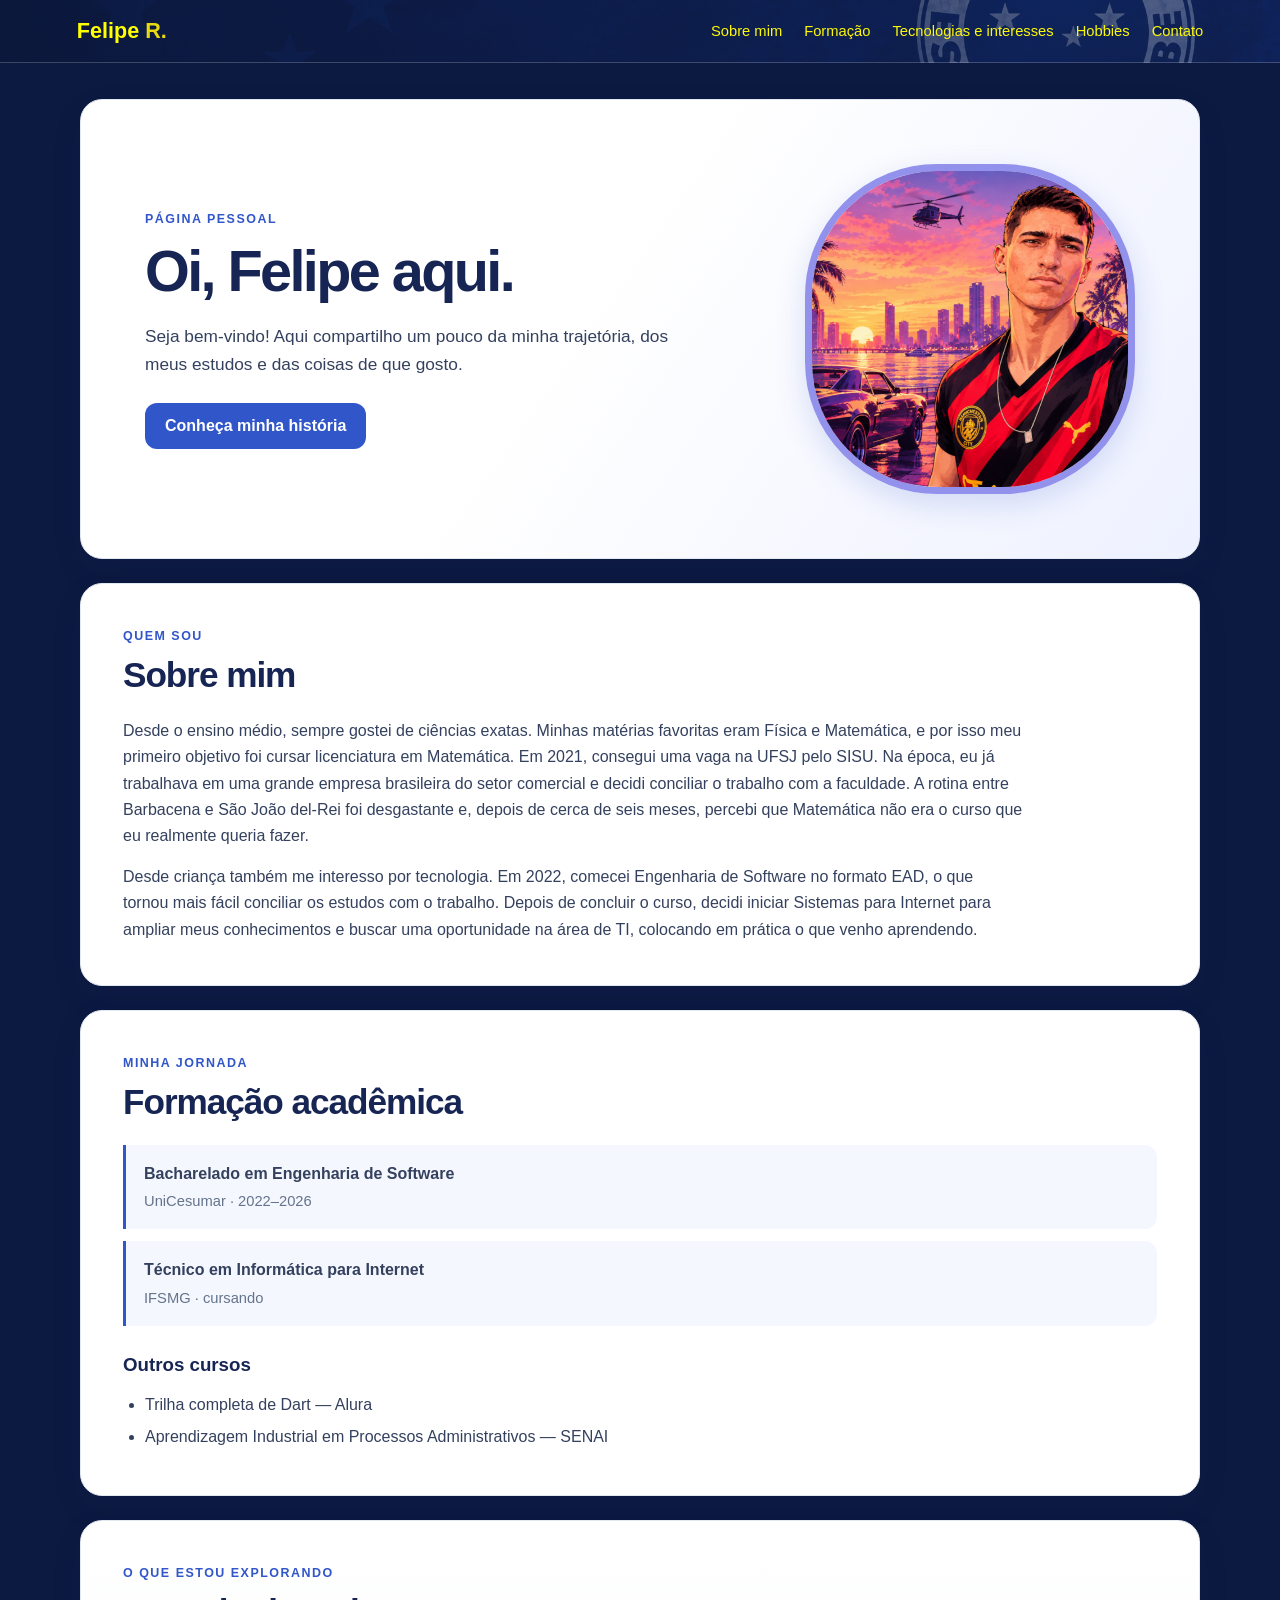
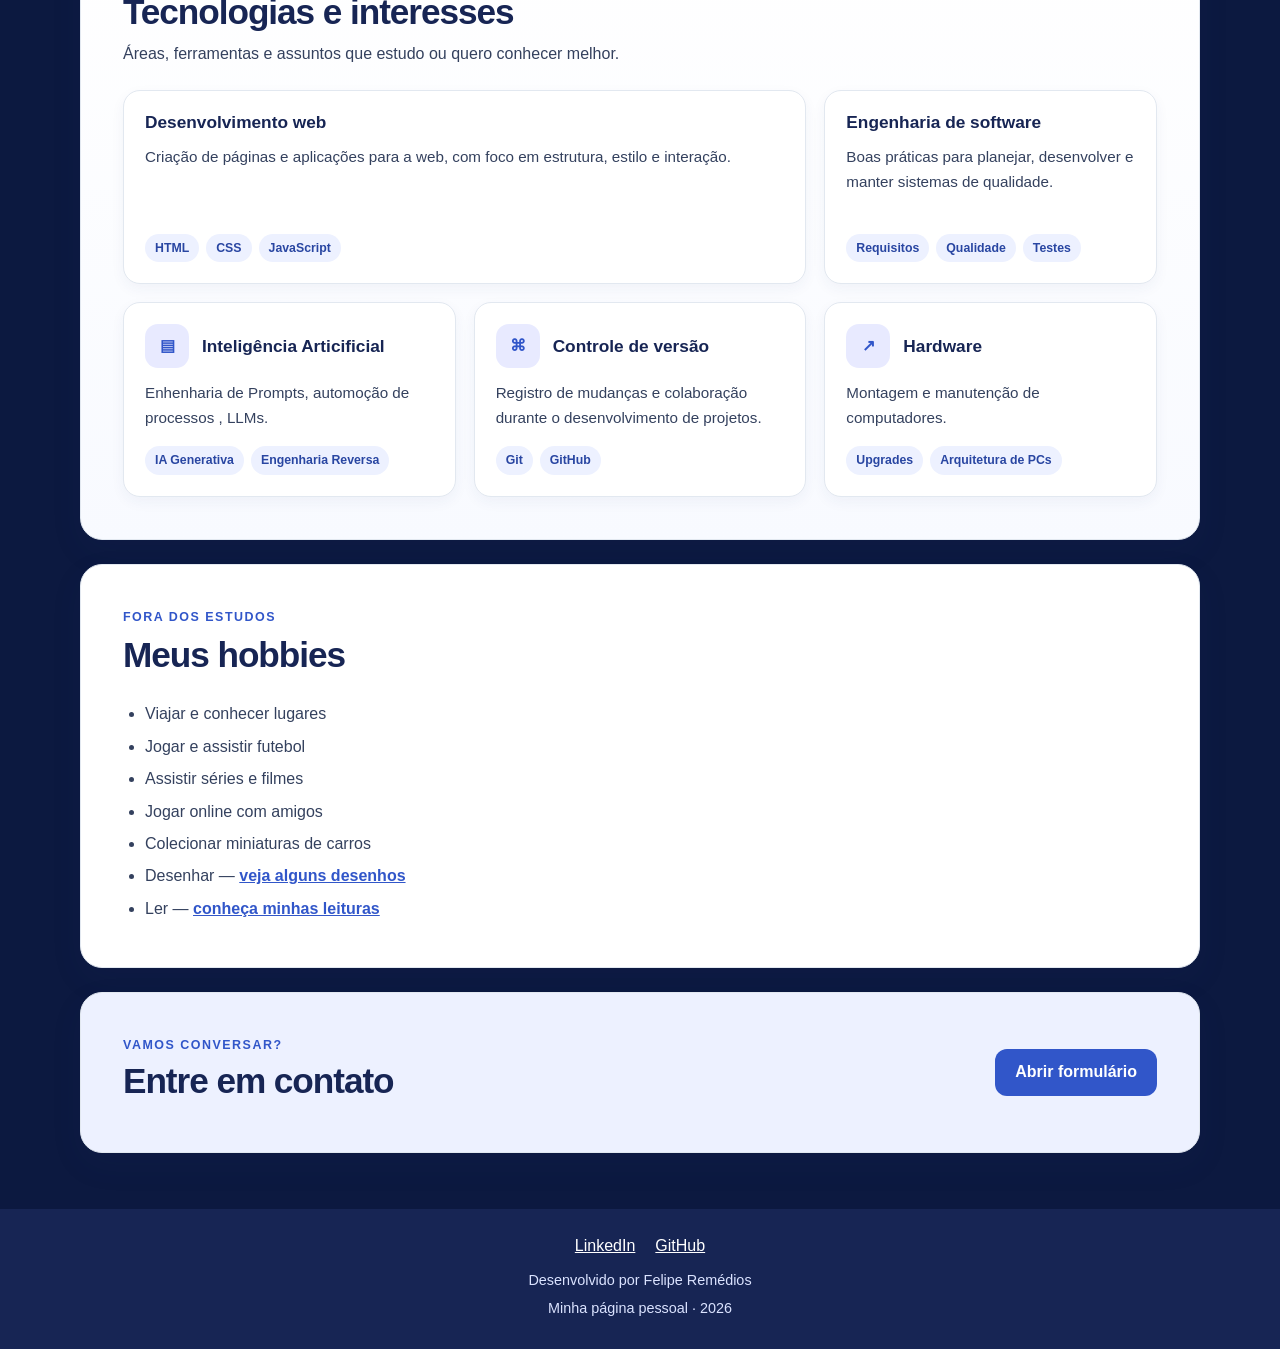
<file: index.html>
<!DOCTYPE html>
<html lang="pt-br">
<head>
    <meta charset="UTF-8">
    <meta name="viewport" content="width=device-width, initial-scale=1.0">
    <meta name="description" content="Página pessoal de Felipe Remédios: trajetória, formação, tecnologias e interesses.">
    <title>Felipe Remédios | Página pessoal</title>
    <link rel="stylesheet" href="style.css">
</head>
<body class="pagina-inicial">
    <header class="cabecalho">
        <a class="marca" href="#inicio" aria-label="Voltar ao início">Felipe <span>R.</span></a>
        <nav class="navegacao" aria-label="Navegação principal">
            <a href="#sobre">Sobre mim</a>
            <a href="#formacao">Formação</a>
            <a href="#tecnologias">Tecnologias e interesses</a>
            <a href="#hobbies">Hobbies</a>
            <a href="#contato">Contato</a>
        </nav>
    </header>

    <main class="conteudo-principal" id="inicio">
        <section class="apresentacao" aria-labelledby="titulo-apresentacao">
            <div class="apresentacao-texto">
                <p class="sobretitulo">Página pessoal</p>
                <h1 id="titulo-apresentacao">Oi, Felipe aqui.</h1>
                <p>Seja bem-vindo! Aqui compartilho um pouco da minha trajetória, dos meus estudos e das coisas de que gosto.</p>
                <a class="botao" href="#sobre">Conheça minha história</a>
            </div>
            <img class="foto-perfil" src="img/redimensionada.png" alt="Foto de Felipe">
        </section>

        <section class="secao sobre" id="sobre">
            <div class="titulo-secao">
                <p class="sobretitulo">Quem sou</p>
                <h2>Sobre mim</h2>
            </div>
            <p>Desde o ensino médio, sempre gostei de ciências exatas. Minhas matérias favoritas eram Física e Matemática, e por isso meu primeiro objetivo foi cursar licenciatura em Matemática. Em 2021, consegui uma vaga na UFSJ pelo SISU. Na época, eu já trabalhava em uma grande empresa brasileira do setor comercial e decidi conciliar o trabalho com a faculdade. A rotina entre Barbacena e São João del-Rei foi desgastante e, depois de cerca de seis meses, percebi que Matemática não era o curso que eu realmente queria fazer.</p>
            <p>Desde criança também me interesso por tecnologia. Em 2022, comecei Engenharia de Software no formato EAD, o que tornou mais fácil conciliar os estudos com o trabalho. Depois de concluir o curso, decidi iniciar Sistemas para Internet para ampliar meus conhecimentos e buscar uma oportunidade na área de TI, colocando em prática o que venho aprendendo.</p>
        </section>

        <section class="secao formacao" id="formacao">
            <div class="titulo-secao">
                <p class="sobretitulo">Minha jornada</p>
                <h2>Formação acadêmica</h2>
            </div>
            <ul class="lista-formacao">
                <li><strong>Bacharelado em Engenharia de Software</strong><span>UniCesumar · 2022–2026</span></li>
                <li><strong>Técnico em Informática para Internet</strong><span>IFSMG · cursando</span></li>
            </ul>
            <h3>Outros cursos</h3>
            <ul class="lista-cursos">
                <li>Trilha completa de Dart — Alura</li>
                <li>Aprendizagem Industrial em Processos Administrativos — SENAI</li>
            </ul>
        </section>

        <section class="secao tecnologias" id="tecnologias">
            <div class="titulo-secao">
                <p class="sobretitulo">O que estou explorando</p>
                <h2>Tecnologias e interesses</h2>
                <p>Áreas, ferramentas e assuntos que estudo ou quero conhecer melhor.</p>
            </div>
            <div class="grade-cartoes">
                <article class="cartao cartao-destaque">
                    <div class="cartao-cabecalho"><h3>Desenvolvimento web</h3></div>
                    <p>Criação de páginas e aplicações para a web, com foco em estrutura, estilo e interação.</p>
                    <ul class="tags" aria-label="Tecnologias"><li>HTML</li><li>CSS</li><li>JavaScript</li></ul>
                </article>
                <article class="cartao">
                    <div class="cartao-cabecalho"><h3>Engenharia de software</h3></div>
                    <p>Boas práticas para planejar, desenvolver e manter sistemas de qualidade.</p>
                    <ul class="tags" aria-label="Tópicos"><li>Requisitos</li><li>Qualidade</li><li>Testes</li></ul>
                </article>
                <article class="cartao">
                    <div class="cartao-cabecalho"><span class="icone-cartao" aria-hidden="true">▤</span><h3>Inteligência Articificial</h3></div>
                    <p>Enhenharia de Prompts, automoção de processos , LLMs.</p>
                    <ul class="tags" aria-label="Tópicos"><li>IA Generativa</li><li>Engenharia Reversa</li></ul>
                </article>
                <article class="cartao">
                    <div class="cartao-cabecalho"><span class="icone-cartao" aria-hidden="true">⌘</span><h3>Controle de versão</h3></div>
                    <p>Registro de mudanças e colaboração durante o desenvolvimento de projetos.</p>
                    <ul class="tags" aria-label="Ferramentas"><li>Git</li><li>GitHub</li></ul>
                </article>
                <article class="cartao">
                    <div class="cartao-cabecalho"><span class="icone-cartao" aria-hidden="true">↗</span><h3>Hardware</h3></div>
                    <p>Montagem e manutenção de computadores.</p>
                    <ul class="tags" aria-label="Interesses"><li>Upgrades</li><li>Arquitetura de PCs</li></ul>
                </article>
                <!--<article class="cartao cartao-interesse">
                    <div class="cartao-cabecalho"><span class="icone-cartao" aria-hidden="true">⚽</span><h3>Futebol e ciclismo</h3></div>
                    <p>Esporte, movimento e momentos para recarregar as energias.</p>
                    <ul class="tags" aria-label="Interesses"><li>Futebol</li><li>Ciclismo</li></ul>
                </article>-->
            </div>
        </section>

        <section class="secao hobbies" id="hobbies">
            <div class="titulo-secao">
                <p class="sobretitulo">Fora dos estudos</p>
                <h2>Meus hobbies</h2>
            </div>
            <ul class="lista-hobbies">
                <li>Viajar e conhecer lugares</li>
                <li>Jogar e assistir futebol</li>
                <li>Assistir séries e filmes</li>
                <li>Jogar online com amigos</li>
                <li>Colecionar miniaturas de carros</li>
                <li>Desenhar — <a href="desenhos.html">veja alguns desenhos</a></li>
                <li>Ler — <a href="livros.html">conheça minhas leituras</a></li>
            </ul>
        </section>

        <section class="secao chamada-contato" id="contato">
            <div><p class="sobretitulo">Vamos conversar?</p><h2>Entre em contato</h2></div>
            <a class="botao" href="contato.html">Abrir formulário</a>
        </section>
    </main>

    <footer class="rodape">
        <div class="links-rodape">
            <a href="https://www.linkedin.com/in/felipe-remedios-33370b232" target="_blank" rel="noopener noreferrer">LinkedIn</a>
            <a href="https://github.com/feliper107" target="_blank" rel="noopener noreferrer">GitHub</a>
        </div>
        <p>Desenvolvido por Felipe Remédios</p>
        <p>Minha página pessoal · 2026</p>
    </footer>
</body>
</html>
</file>
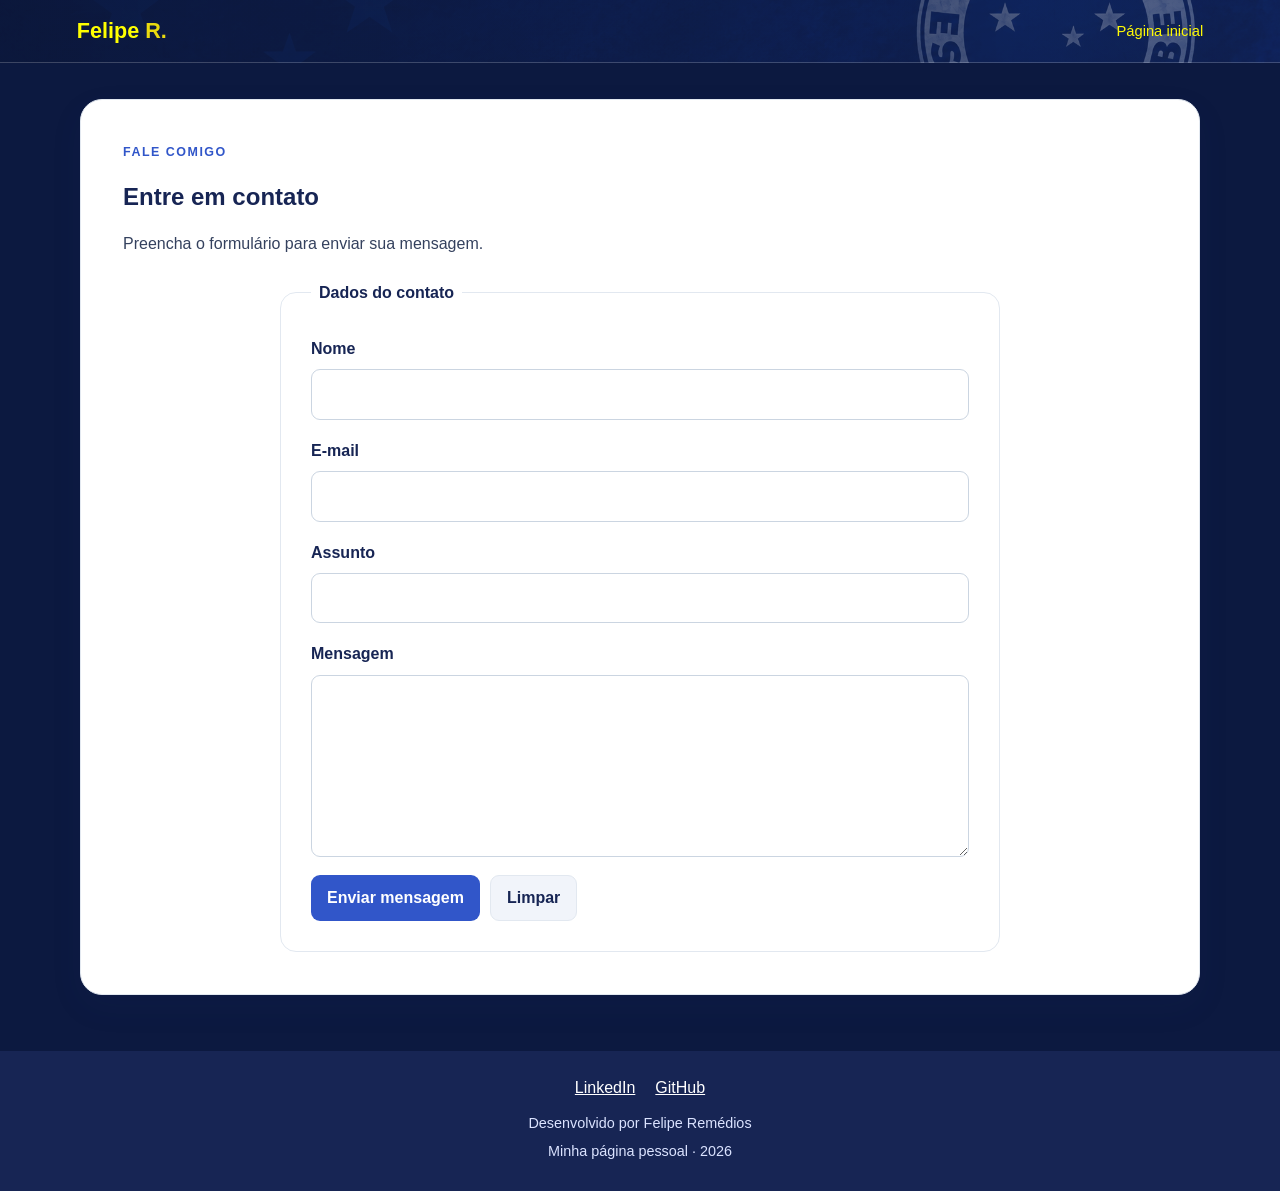
<file: contato.html>
<!DOCTYPE html>
<html lang="pt-br">
<head>
    <meta charset="UTF-8">
    <meta name="viewport" content="width=device-width, initial-scale=1.0">
    <meta name="description" content="Entre em contato com Felipe Remédios.">
    <title>Contato | Felipe Remédios</title>
    <link rel="stylesheet" href="style.css">
</head>
<body class="pagina-contato">
    <header class="cabecalho">
        <a class="marca" href="index.html">Felipe <span>R.</span></a>
        <nav class="navegacao" aria-label="Navegação principal">
            <a href="index.html">Página inicial</a>
        </nav>
    </header>

    <main class="conteudo-principal">
        <section class="secao secao-formulario">
            <div class="titulo-secao">
                <p class="sobretitulo">Fale comigo</p>
                <h1>Entre em contato</h1>
                <p>Preencha o formulário para enviar sua mensagem.</p>
            </div>
            <form class="formulario-contato">
                <fieldset class="formss">
                    <legend>Dados do contato</legend>
                    <div class="campo-formulario">
                        <label for="nome">Nome</label>
                        <input type="text" id="nome" name="nome" autocomplete="name" required>
                    </div>
                    <div class="campo-formulario">
                        <label for="email">E-mail</label>
                        <input type="email" id="email" name="email" autocomplete="email" required>
                    </div>
                    <div class="campo-formulario">
                        <label for="assunto">Assunto</label>
                        <input type="text" id="assunto" name="assunto">
                    </div>
                    <div class="campo-formulario">
                        <label for="mensagem">Mensagem</label>
                        <textarea id="mensagem" name="mensagem" rows="6" required></textarea>
                    </div>
                    <div class="acoes-formulario">
                        <button type="submit">Enviar mensagem</button>
                        <button class="botao-secundario" type="reset">Limpar</button>
                    </div>
                </fieldset>
            </form>
        </section>
    </main>

    <footer class="rodape">
        <div class="links-rodape">
            <a href="https://www.linkedin.com/in/felipe-remedios-33370b232" target="_blank" rel="noopener noreferrer">LinkedIn</a>
            <a href="https://github.com/feliper107" target="_blank" rel="noopener noreferrer">GitHub</a>
        </div>
        <p>Desenvolvido por Felipe Remédios</p>
        <p>Minha página pessoal · 2026</p>
    </footer>
</body>
</html>
</file>
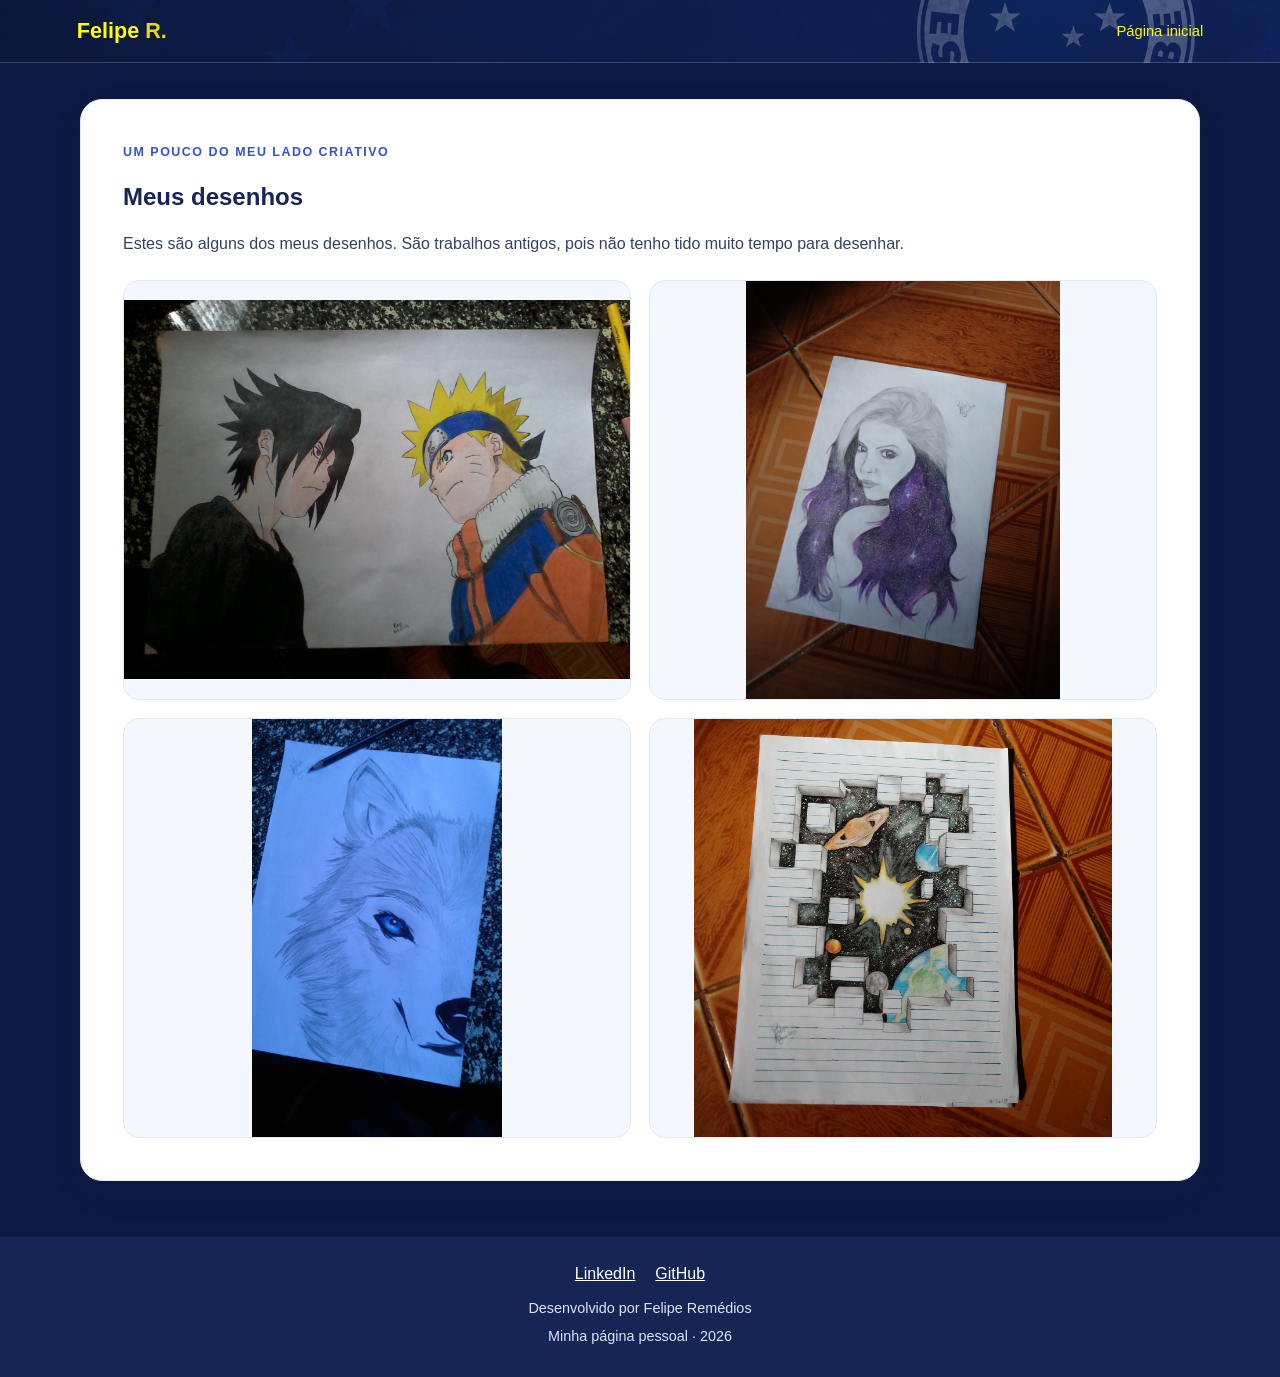
<file: desenhos.html>
<!DOCTYPE html>
<html lang="pt-br">
<head>
    <meta charset="UTF-8">
    <meta name="viewport" content="width=device-width, initial-scale=1.0">
    <meta name="description" content="Uma seleção de desenhos feitos por Felipe Remédios.">
    <title>Meus desenhos | Felipe Remédios</title>
    <link rel="stylesheet" href="style.css">
</head>
<body class="pagina-desenhos">
    <header class="cabecalho">
        <a class="marca" href="index.html">Felipe <span>R.</span></a>
        <nav class="navegacao" aria-label="Navegação principal">
            <a href="index.html">Página inicial</a>
        </nav>
    </header>

    <main class="conteudo-principal">
        <section class="secao">
            <div class="titulo-secao">
                <p class="sobretitulo">Um pouco do meu lado criativo</p>
                <h1>Meus desenhos</h1>
                <p>Estes são alguns dos meus desenhos. São trabalhos antigos, pois não tenho tido muito tempo para desenhar.</p>
            </div>
            <div class="galeria-desenhos">
                <img src="img/20150225_144148.jpg" alt="Desenho feito em fevereiro de 2015" loading="lazy">
                <img src="img/20170810_150304.jpg" alt="Desenho feito em agosto de 2017" loading="lazy">
                <img src="img/20161228_164451.jpg" alt="Desenho feito em dezembro de 2016" loading="lazy">
                <img src="img/20170726_144404.jpg" alt="Desenho feito em julho de 2017" loading="lazy">
            </div>
        </section>
    </main>

    <footer class="rodape">
        <div class="links-rodape">
            <a href="https://www.linkedin.com/in/felipe-remedios-33370b232" target="_blank" rel="noopener noreferrer">LinkedIn</a>
            <a href="https://github.com/feliper107" target="_blank" rel="noopener noreferrer">GitHub</a>
        </div>
        <p>Desenvolvido por Felipe Remédios</p>
        <p>Minha página pessoal · 2026</p>
    </footer>
</body>
</html>
</file>
<file: style.css>
:root {
    --tinta: #172554;
    --texto: #34415e;
    --muted: #64748b;
    --fundo: #0c1940;
    --papel: #ffffff;
    --azul: #3156c9;
    --lavanda: #e8eaff;
    --linha: #e2e8f0;
    --sombra: 0 12px 32px rgba(34, 56, 111, .08);
}

* { box-sizing: border-box; }

html { scroll-behavior: smooth; }

body {
    margin: 0;
    min-height: 100vh;
    display: grid;
    grid-template-rows: auto 1fr auto;
    grid-template-areas: "cabecalho" "principal" "rodape";
    background: var(--fundo);
    color: var(--texto);
    font-family: 'DM Sans', Arial, sans-serif;
    line-height: 1.65;
}

.cabecalho {
    grid-area: cabecalho;
    display: flex;
    align-items: center;
    justify-content: space-between;
    gap: 24px;
    padding: 18px max(6vw, 24px);
    background-image: linear-gradient(90deg, rgba(13, 24, 57, .86), rgba(27, 42, 82, .55)), url("img/cru.png");
    background-position: center;
    background-size: cover;
    border-bottom: 1px solid rgba(255, 255, 255, .2);
}

.marca {
    color: yellow;
    font: 800 1.35rem 'Manrope', sans-serif;
    text-decoration: none;
    white-space: nowrap;
}

.marca span { color: #e9da0f; }

.navegacao {
    display: flex;
    flex-wrap: wrap;
    justify-content: flex-end;
    gap: 8px 22px;
}

.navegacao a, .rodape a, a { color: var(--azul); }
.navegacao a { color: #fdf906; font-size: .92rem; text-decoration: none; }
.navegacao a:hover { color: #d8e0ff; text-decoration: underline; }
.rodape a:hover { color: var(--azul); text-decoration: underline; }

.conteudo-principal {
    grid-area: principal;
    width: min(1120px, calc(100% - 40px));
    margin: 0 auto;
    display: grid;
    grid-template-columns: minmax(0, 1fr);
    gap: 24px;
    padding: 36px 0 56px;
}

.apresentacao, .secao {
    background: var(--papel);
    border: 1px solid var(--linha);
    border-radius: 22px;
    box-shadow: var(--sombra);
}

.apresentacao {
    display: flex;
    align-items: center;
    justify-content: space-between;
    gap: 32px;
    min-height: 320px;
    padding: clamp(28px, 6vw, 64px);
    background: linear-gradient(125deg, #fff 45%, #eef1ff 100%);
}

.apresentacao-texto { max-width: 650px; }
.apresentacao h1, h1, h2, h3 { color: var(--tinta); font-family: 'Manrope', 'DM Sans', sans-serif; line-height: 1.2; }
.apresentacao h1 { margin: 0 0 16px; font-size: clamp(2.3rem, 5vw, 3.6rem); letter-spacing: -.045em; }
.apresentacao-texto > p:not(.sobretitulo) { max-width: 560px; margin: 0 0 24px; font-size: 1.08rem; }
.sobretitulo { margin: 0 0 7px; color: var(--azul); font-size: .78rem; font-weight: 700; letter-spacing: .12em; text-transform: uppercase; }

.foto-perfil {
    flex: 0 0 auto;
    width: clamp(330px, 120vw, 205px);
    height: clamp(330px, 120vw, 205px);
    border: 7px solid rgb(146, 146, 236);
    border-radius: 40%;
    object-fit: cover;
    box-shadow: 0 10px 30px rgba(49, 86, 201, .18);
}

.botao {
    display: inline-flex;
    align-items: center;
    justify-content: center;
    min-height: 46px;
    padding: 10px 20px;
    border: 0;
    border-radius: 12px;
    background: var(--azul);
    color: white;
    font-weight: 700;
    text-decoration: none;
    transition: transform .2s, background .2s;
}
.botao:hover { transform: translateY(-2px); background: #2444aa; }

.secao { padding: clamp(24px, 4vw, 42px); }
.titulo-secao { margin-bottom: 22px; }
.titulo-secao h2, .chamada-contato h2 { margin: 0 0 8px; font-size: clamp(1.65rem, 3vw, 2.2rem); letter-spacing: -.03em; }
.titulo-secao > p:last-child { margin: 0; }
.sobre > p { max-width: 900px; margin: 0 0 14px; }
.sobre > p:last-child { margin-bottom: 0; }
.formacao h3 { margin: 28px 0 12px; }
.lista-formacao, .lista-cursos, .lista-hobbies { margin: 0; padding-left: 22px; }
.lista-formacao { display: grid; gap: 12px; padding: 0; list-style: none; }
.lista-formacao li { display: flex; flex-direction: column; gap: 2px; padding: 16px 18px; border-left: 3px solid var(--azul); border-radius: 0 12px 12px 0; background: #f5f7ff; }
.lista-formacao span { color: var(--muted); font-size: .92rem; }
.lista-cursos li, .lista-hobbies li { padding: 3px 0; }

.tecnologias { background: linear-gradient(180deg, #fff 0%, #f8faff 100%); }
.grade-cartoes {
    display: grid;
    grid-template-columns: repeat(3, minmax(0, 1fr));
    grid-auto-rows: 1fr;
    gap: 18px;
}

.cartao {
    display: flex;
    flex-direction: column;
    align-items: flex-start;
    gap: 12px;
    min-width: 0;
    padding: 21px;
    border: 1px solid var(--linha);
    border-radius: 17px;
    background: #fff;
    box-shadow: 0 5px 14px rgba(34, 56, 111, .05);
    transition: transform .2s, box-shadow .2s;
}
.cartao:hover { transform: translateY(-3px); box-shadow: var(--sombra); }
.cartao-destaque { grid-column: span 2; }
.cartao-interesse { grid-row: span 1; }
.cartao-cabecalho { display: flex; align-items: center; gap: 13px; width: 100%; }
.cartao-cabecalho h3 { margin: 0; font-size: 1.08rem; }
.icone-cartao { display: grid; flex: 0 0 44px; width: 44px; height: 44px; place-items: center; border-radius: 13px; background: var(--lavanda); color: var(--azul); font-size: 1rem; font-weight: 800; }
.cartao p { margin: 0; font-size: .95rem; }
.tags { display: flex; flex-wrap: wrap; gap: 7px; margin: auto 0 0; padding: 4px 0 0; list-style: none; }
.tags li { padding: 4px 10px; border-radius: 99px; background: #edf1ff; color: #2946a2; font-size: .77rem; font-weight: 700; }
.lista-hobbies a { font-weight: 600; }
.chamada-contato { display: flex; align-items: center; justify-content: space-between; gap: 20px; background: #edf1ff; }
.chamada-contato .sobretitulo { margin-bottom: 4px; }

.rodape {
    grid-area: rodape;
    padding: 24px 20px;
    background: var(--tinta);
    color: #dbe3ff;
    text-align: center;
}
.rodape p { margin: 4px 0; font-size: .9rem; }
.rodape a { color: white; }
.links-rodape { display: flex; justify-content: center; gap: 20px; margin-bottom: 10px; }

/* Páginas internas: mantêm o mesmo cabeçalho, conteúdo e rodapé da página inicial. */
.pagina-contato .conteudo-principal,
.pagina-desenhos .conteudo-principal,
.pagina-livros .conteudo-principal { align-content: start; }

.pagina-desenhos .galeria-desenhos {
    display: grid;
    grid-template-columns: repeat(2, minmax(0, 1fr));
    gap: 18px;
}
.pagina-desenhos .galeria-desenhos img {
    display: block;
    width: 100%;
    height: 420px;
    border: 1px solid var(--linha);
    border-radius: 16px;
    background: #f5f7ff;
    object-fit: contain;
}

.pagina-livros .secao-leituras { margin-top: 30px; }
.pagina-livros .secao-leituras h2 { margin: 0 0 16px; font-size: 1.4rem; }
.pagina-livros .imagens {
    display: grid;
    grid-template-columns: repeat(3, minmax(0, 1fr));
    gap: 18px;
    align-items: stretch;
}
.pagina-livros .imagens img {
    display: block;
    width: 100%;
    height: 360px;
    border: 1px solid var(--linha);
    border-radius: 14px;
    background: #f5f7ff;
    object-fit: contain;
}
.pagina-livros .link-livro { margin-top: 20px; }
.pagina-livros .proximas-leituras { padding: 22px; border-radius: 14px; background: #f5f7ff; }

.formulario-contato { max-width: 720px; margin: 0 auto; }
.formss { display: grid; gap: 18px; margin: 0; padding: clamp(18px, 4vw, 30px); border: 1px solid var(--linha); border-radius: 16px; background: #fff; color: var(--tinta); text-align: left; }
.formss legend { padding: 0 8px; font-weight: 700; }
.campo-formulario { display: grid; gap: 7px; }
.campo-formulario label { font-weight: 600; }
.campo-formulario input, .campo-formulario textarea { width: 100%; max-width: 100%; padding: 11px 12px; border: 1px solid #cbd5e1; border-radius: 9px; background: #fff; color: var(--texto); font: inherit; }
.campo-formulario input:focus, .campo-formulario textarea:focus { outline: 3px solid rgba(49, 86, 201, .18); border-color: var(--azul); }
.campo-formulario textarea { resize: vertical; }
.acoes-formulario { display: flex; flex-wrap: wrap; gap: 10px; }
button { min-height: 42px; padding: 9px 16px; border: 0; border-radius: 9px; background: var(--azul); color: #fff; font: inherit; font-weight: 700; cursor: pointer; }
button:hover { background: #2444aa; }
button.botao-secundario { border: 1px solid var(--linha); background: #f1f4fa; color: var(--tinta); }
button.botao-secundario:hover { background: #e2e8f0; }

@media (max-width: 800px) {
    .cabecalho { align-items: flex-start; flex-direction: column; }
    .navegacao { justify-content: flex-start; gap: 8px 16px; }
    .grade-cartoes { grid-template-columns: repeat(2, minmax(0, 1fr)); }
    .cartao-destaque { grid-column: span 1; }
    .pagina-livros .imagens { grid-template-columns: repeat(2, minmax(0, 1fr)); }
}

@media (max-width: 560px) {
    .conteudo-principal { width: min(100% - 24px, 1120px); gap: 16px; padding-top: 16px; }
    .apresentacao { align-items: flex-start; flex-direction: column-reverse; }
    .foto-perfil { width: 125px; height: 125px; }
    .grade-cartoes { grid-template-columns: minmax(0, 1fr); }
    .chamada-contato { align-items: flex-start; flex-direction: column; }
    .pagina-desenhos .galeria-desenhos,
    .pagina-livros .imagens { grid-template-columns: minmax(0, 1fr); }
    .pagina-desenhos .galeria-desenhos img { height: 340px; }
    .pagina-livros .imagens img { height: 390px; }
}
</file>
